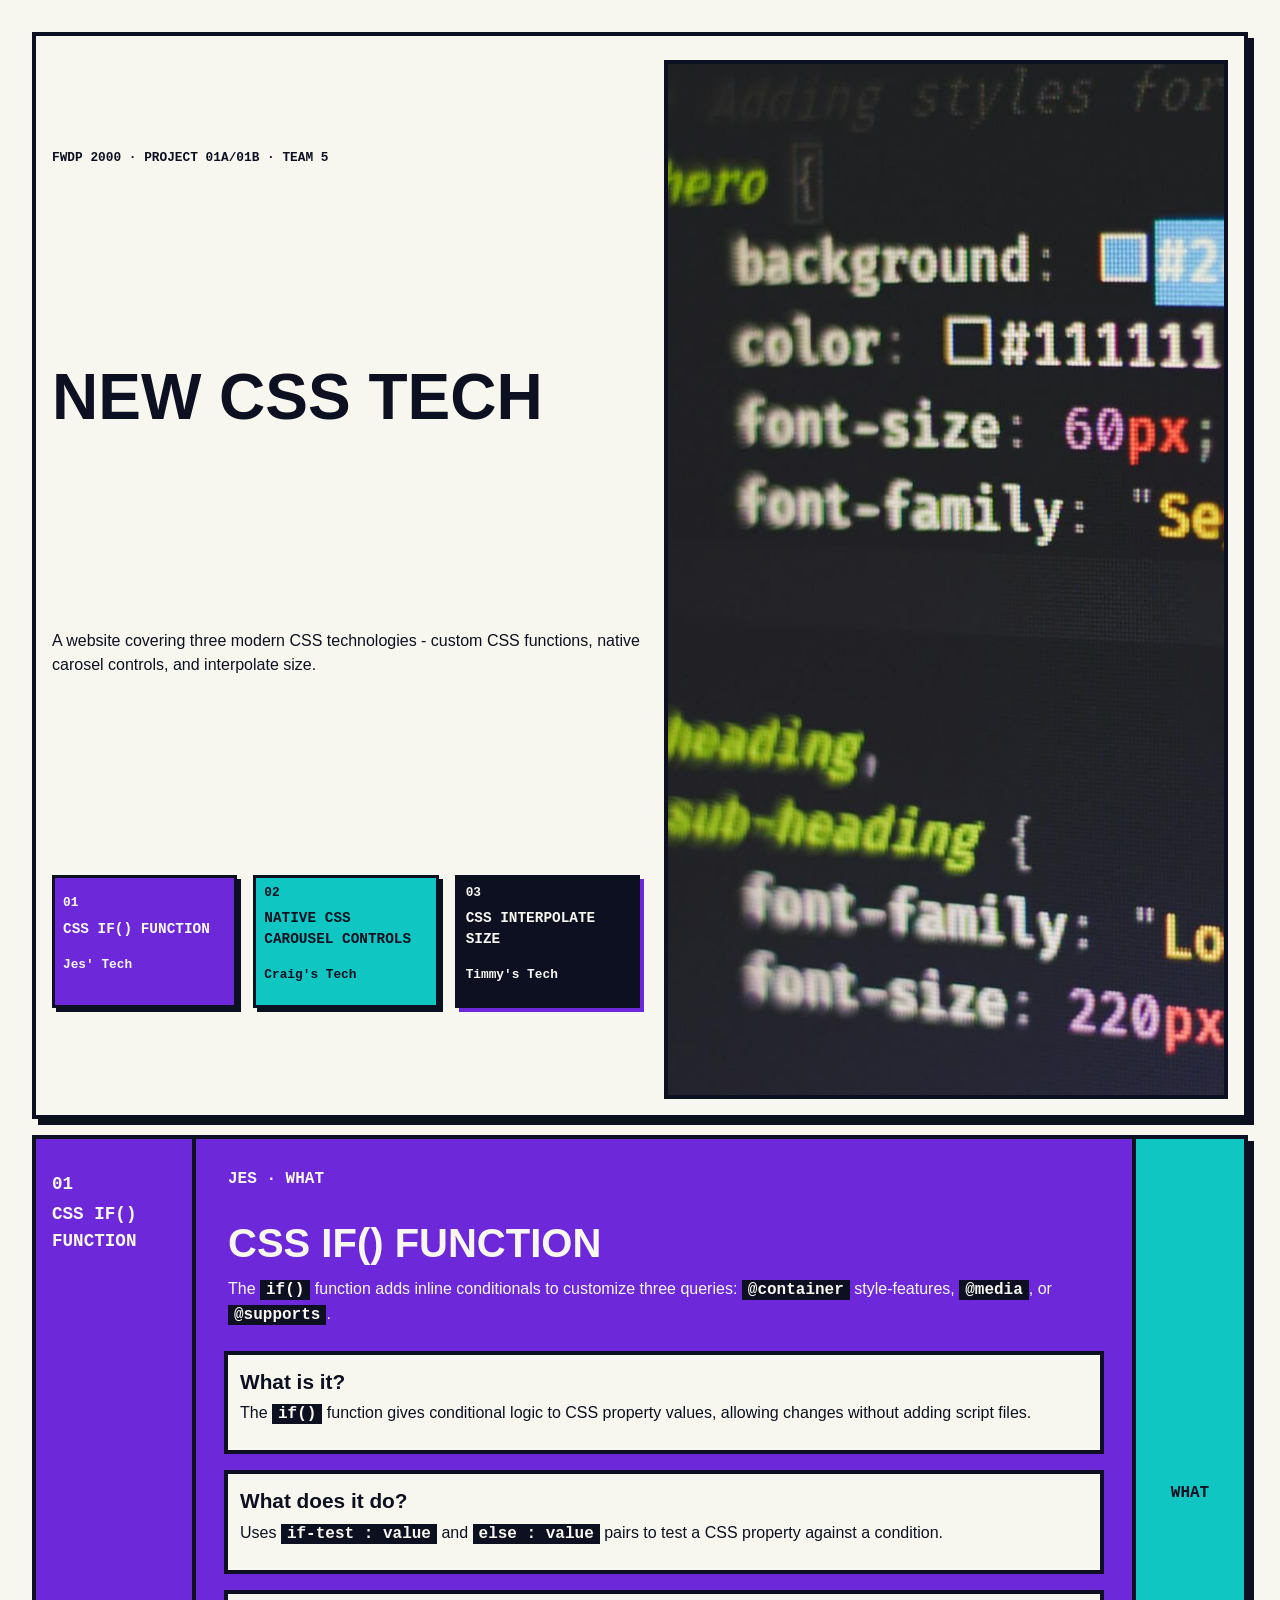
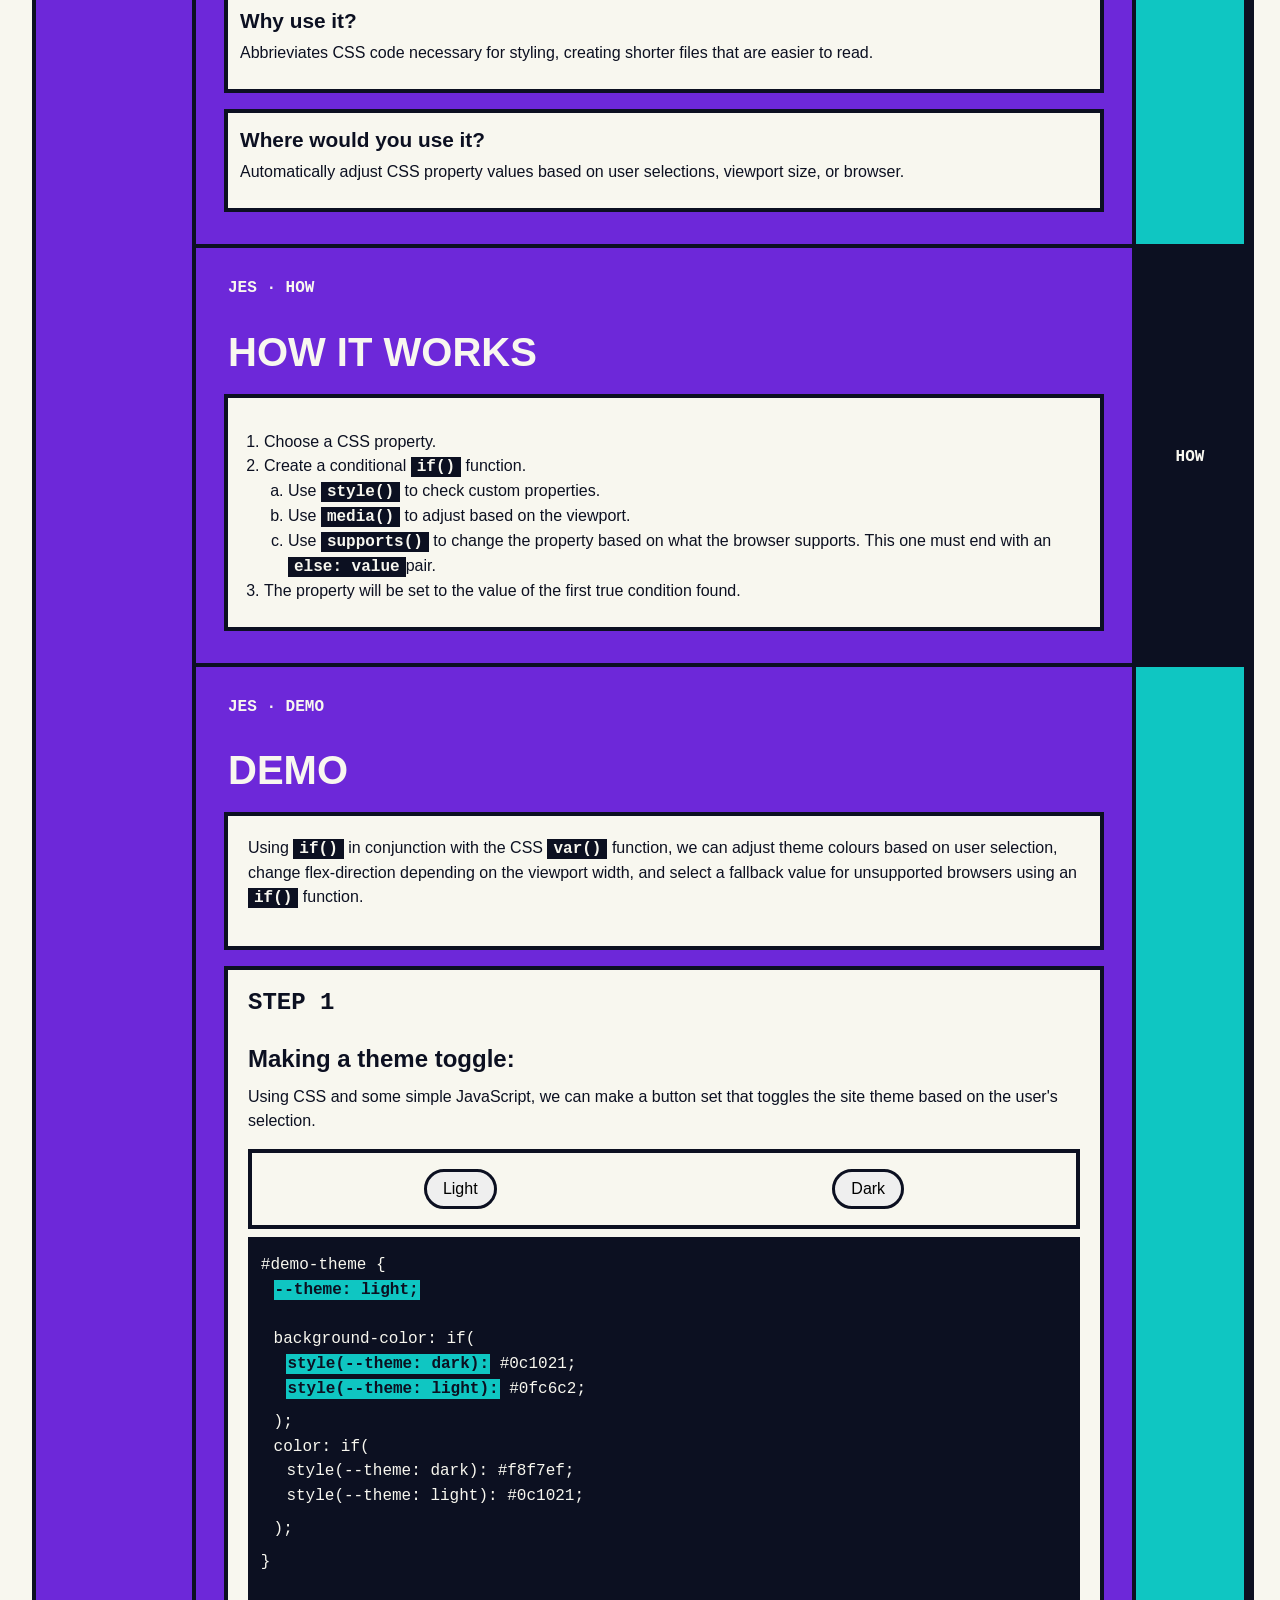
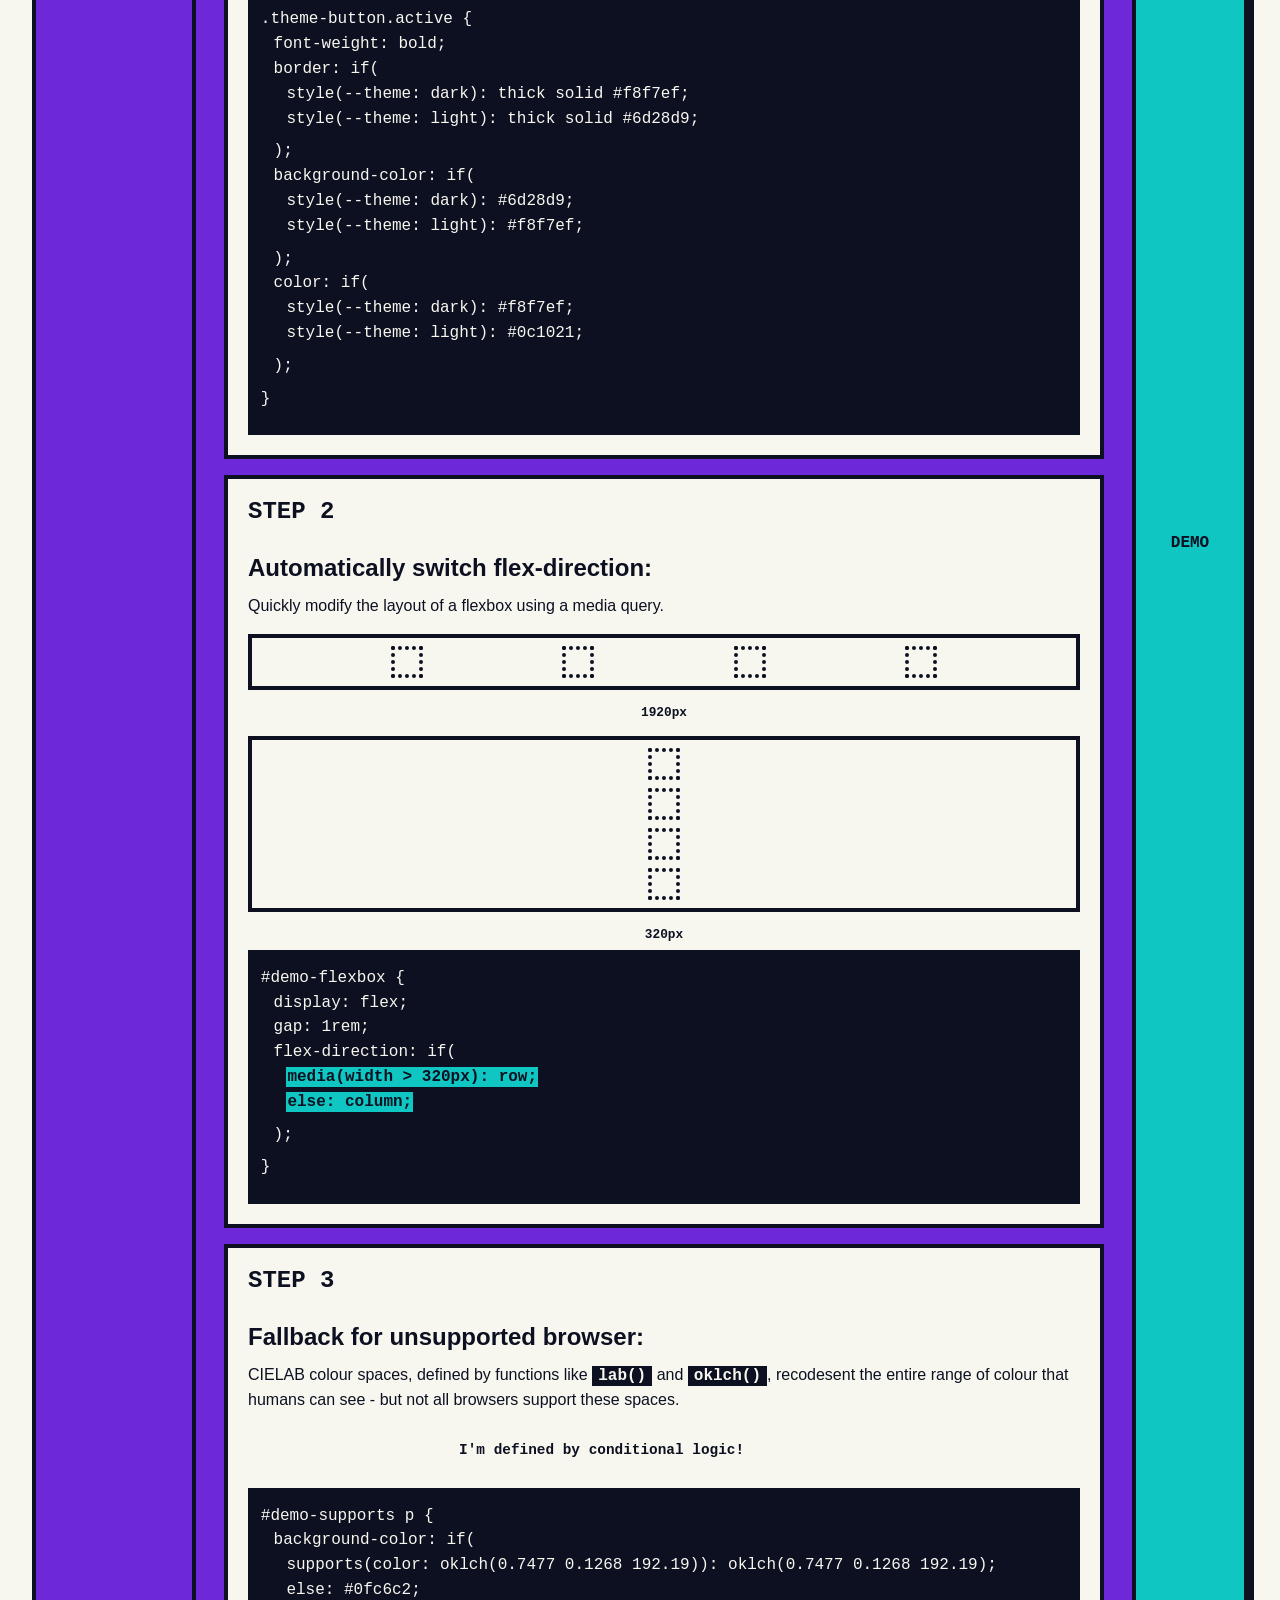
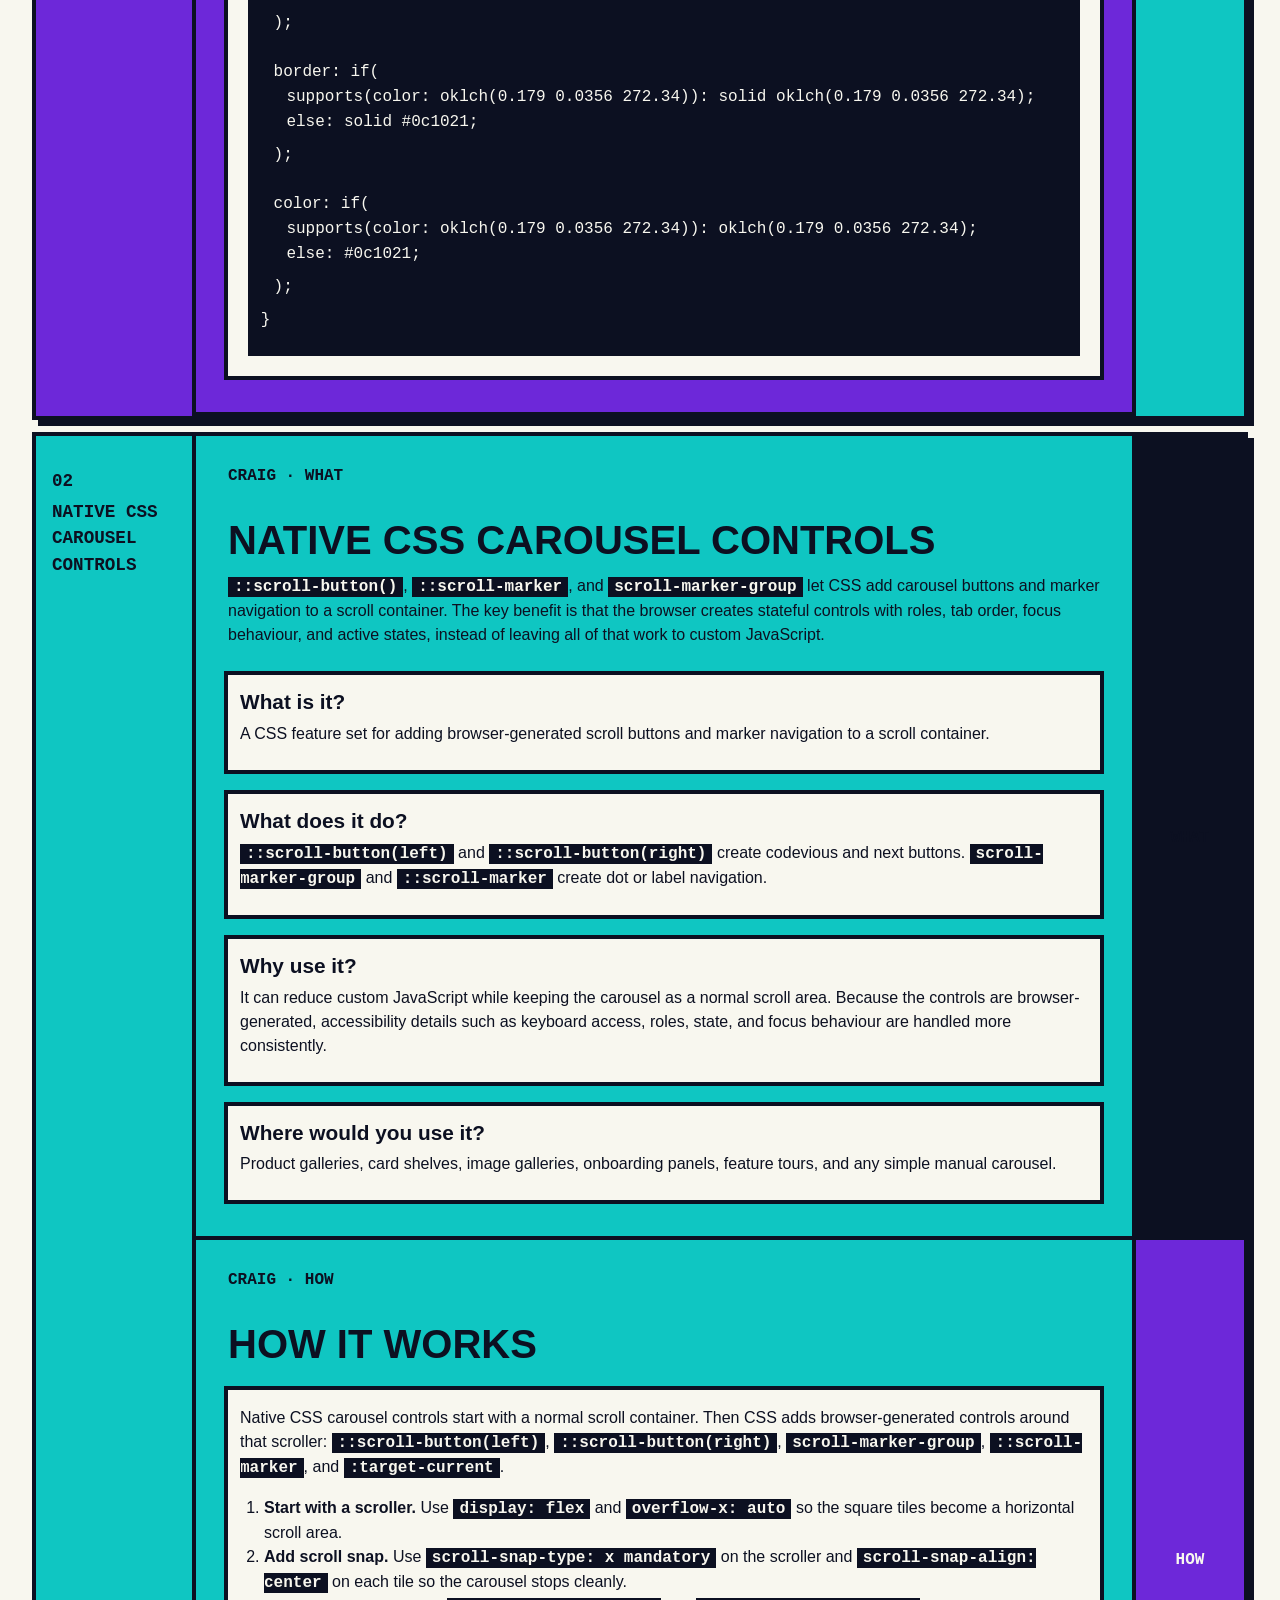
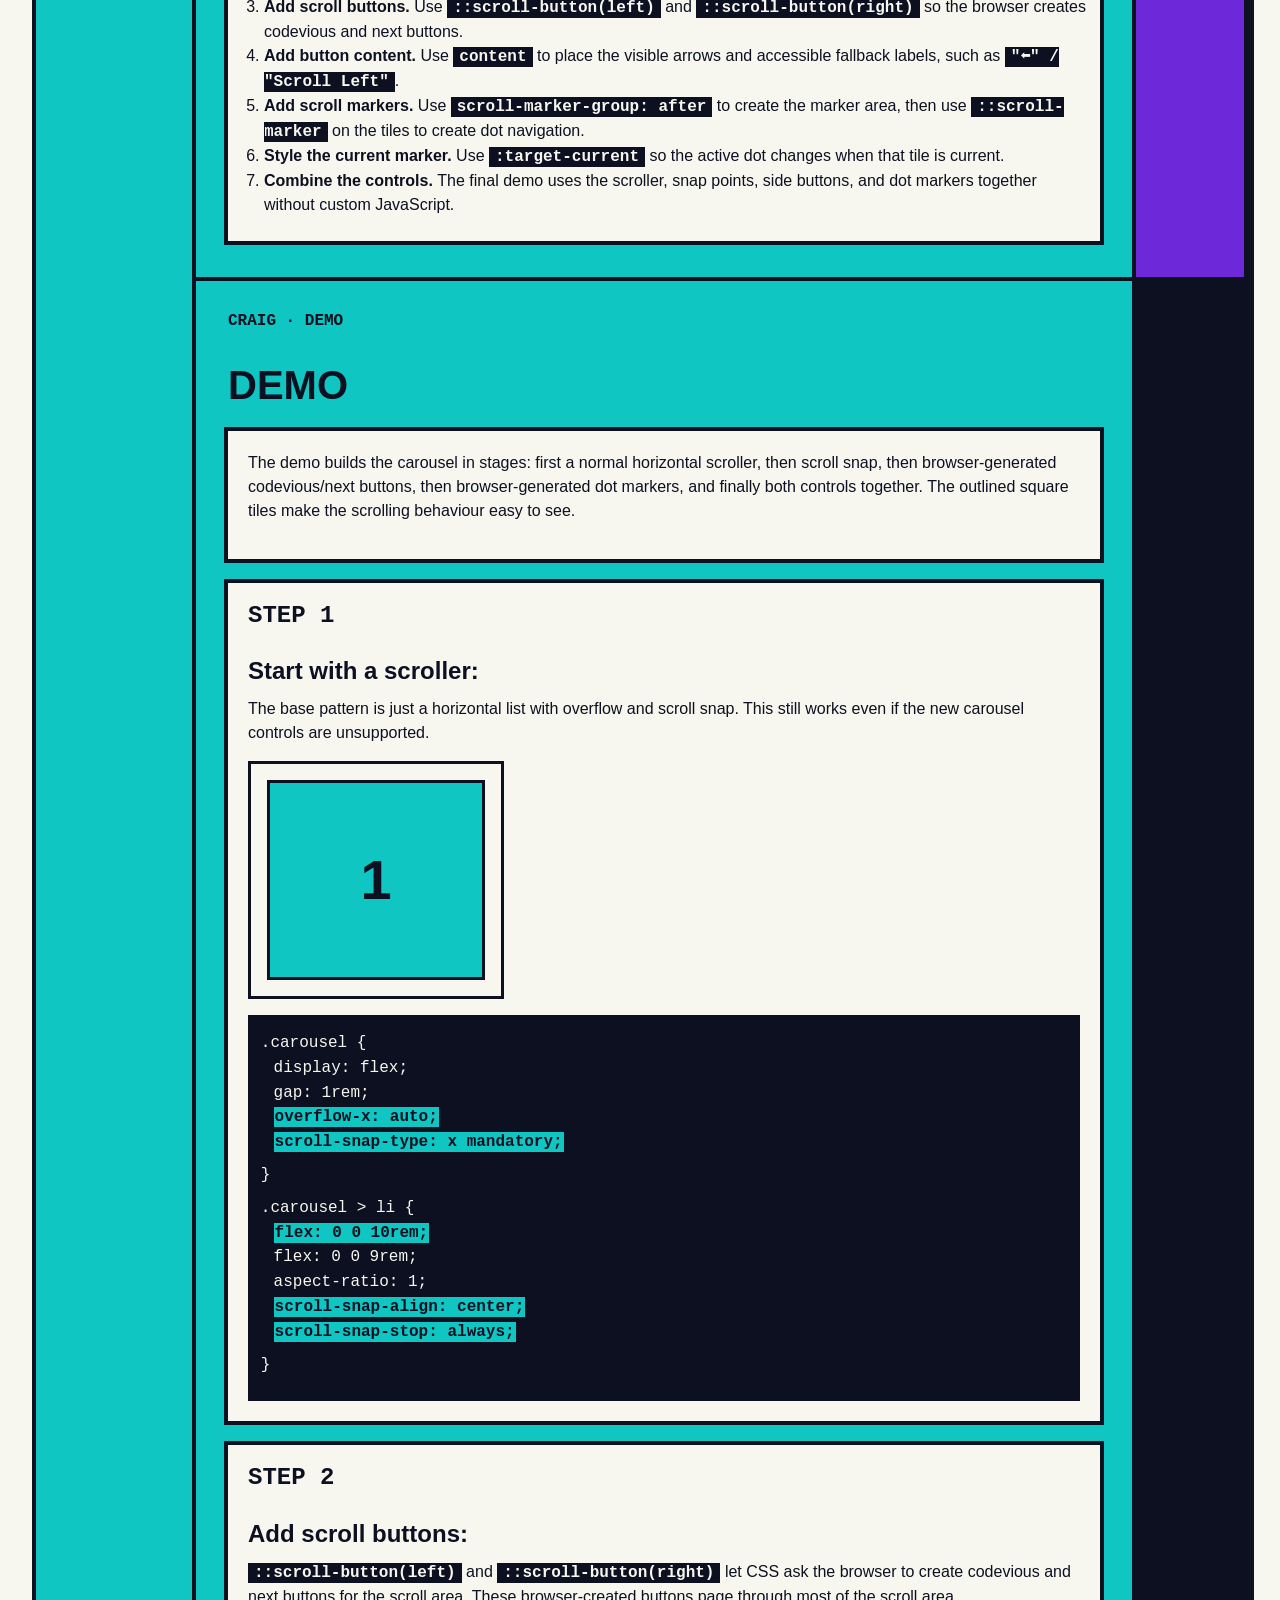
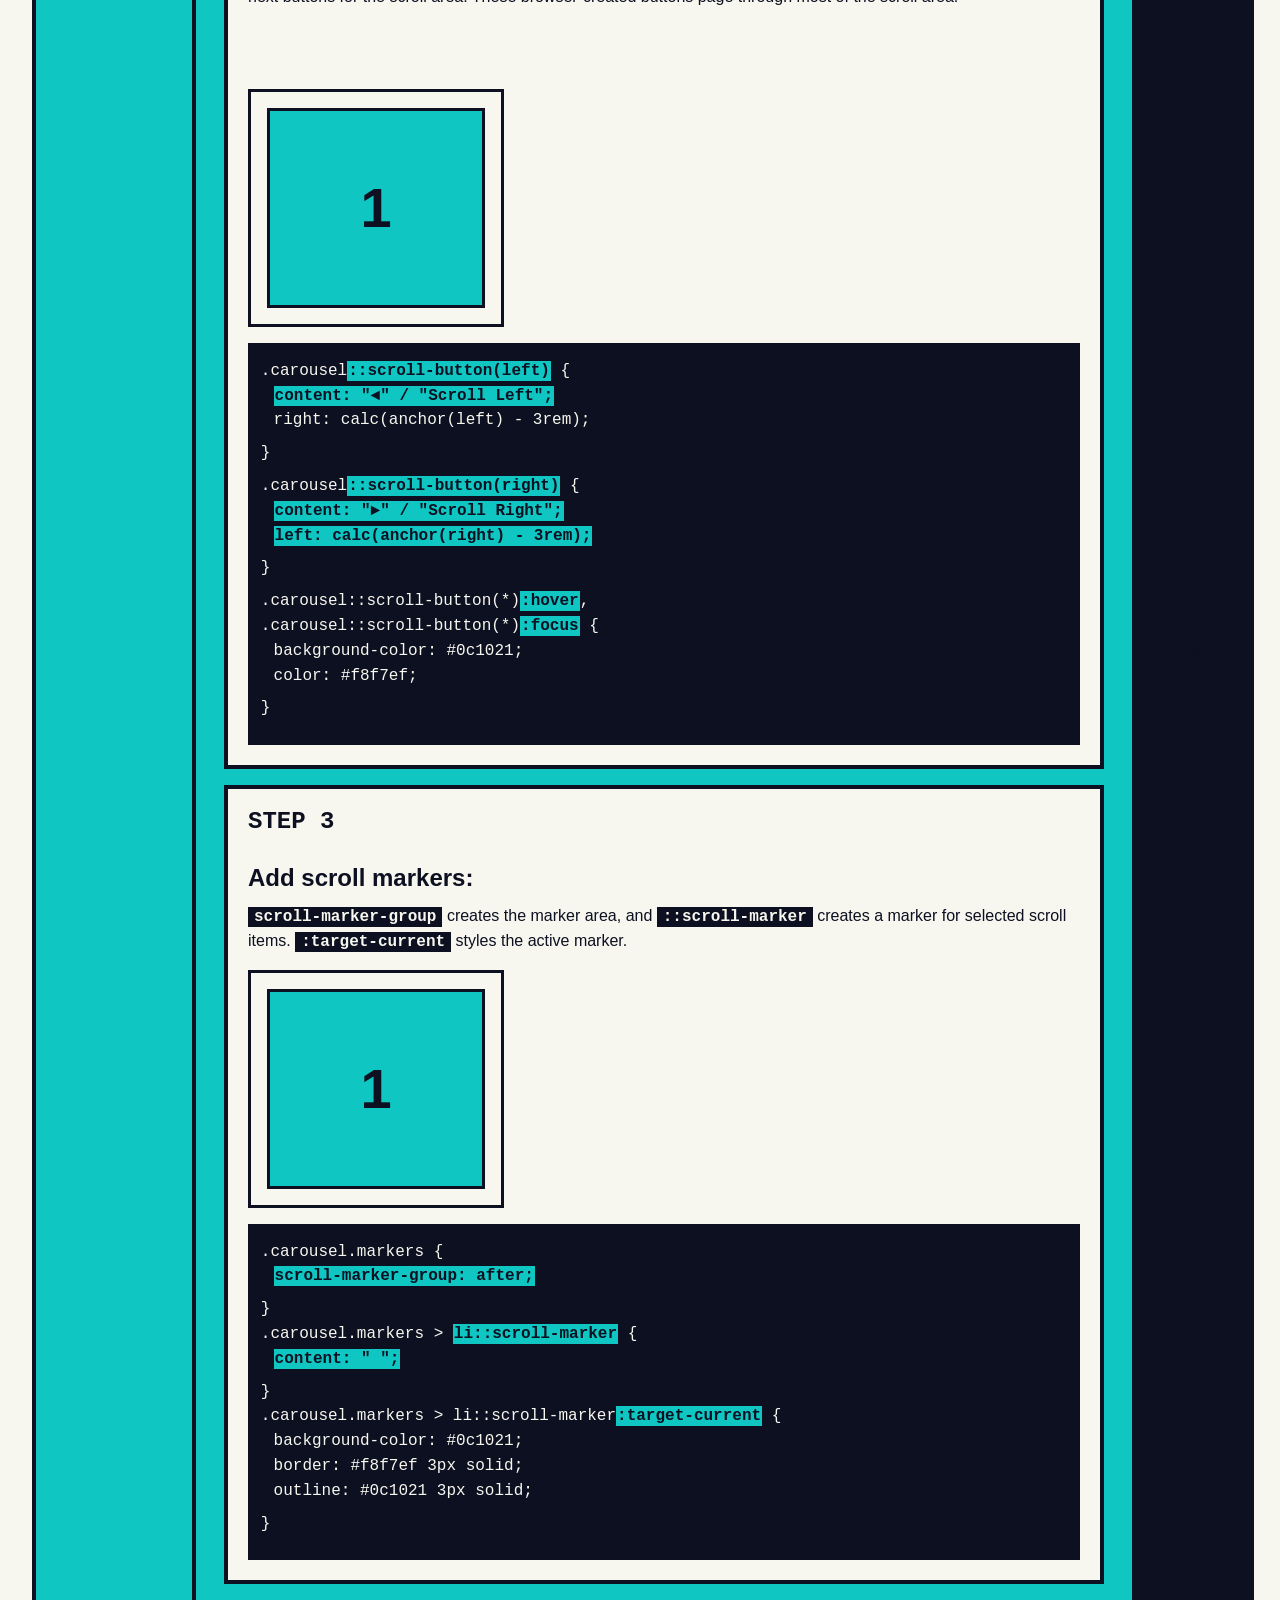
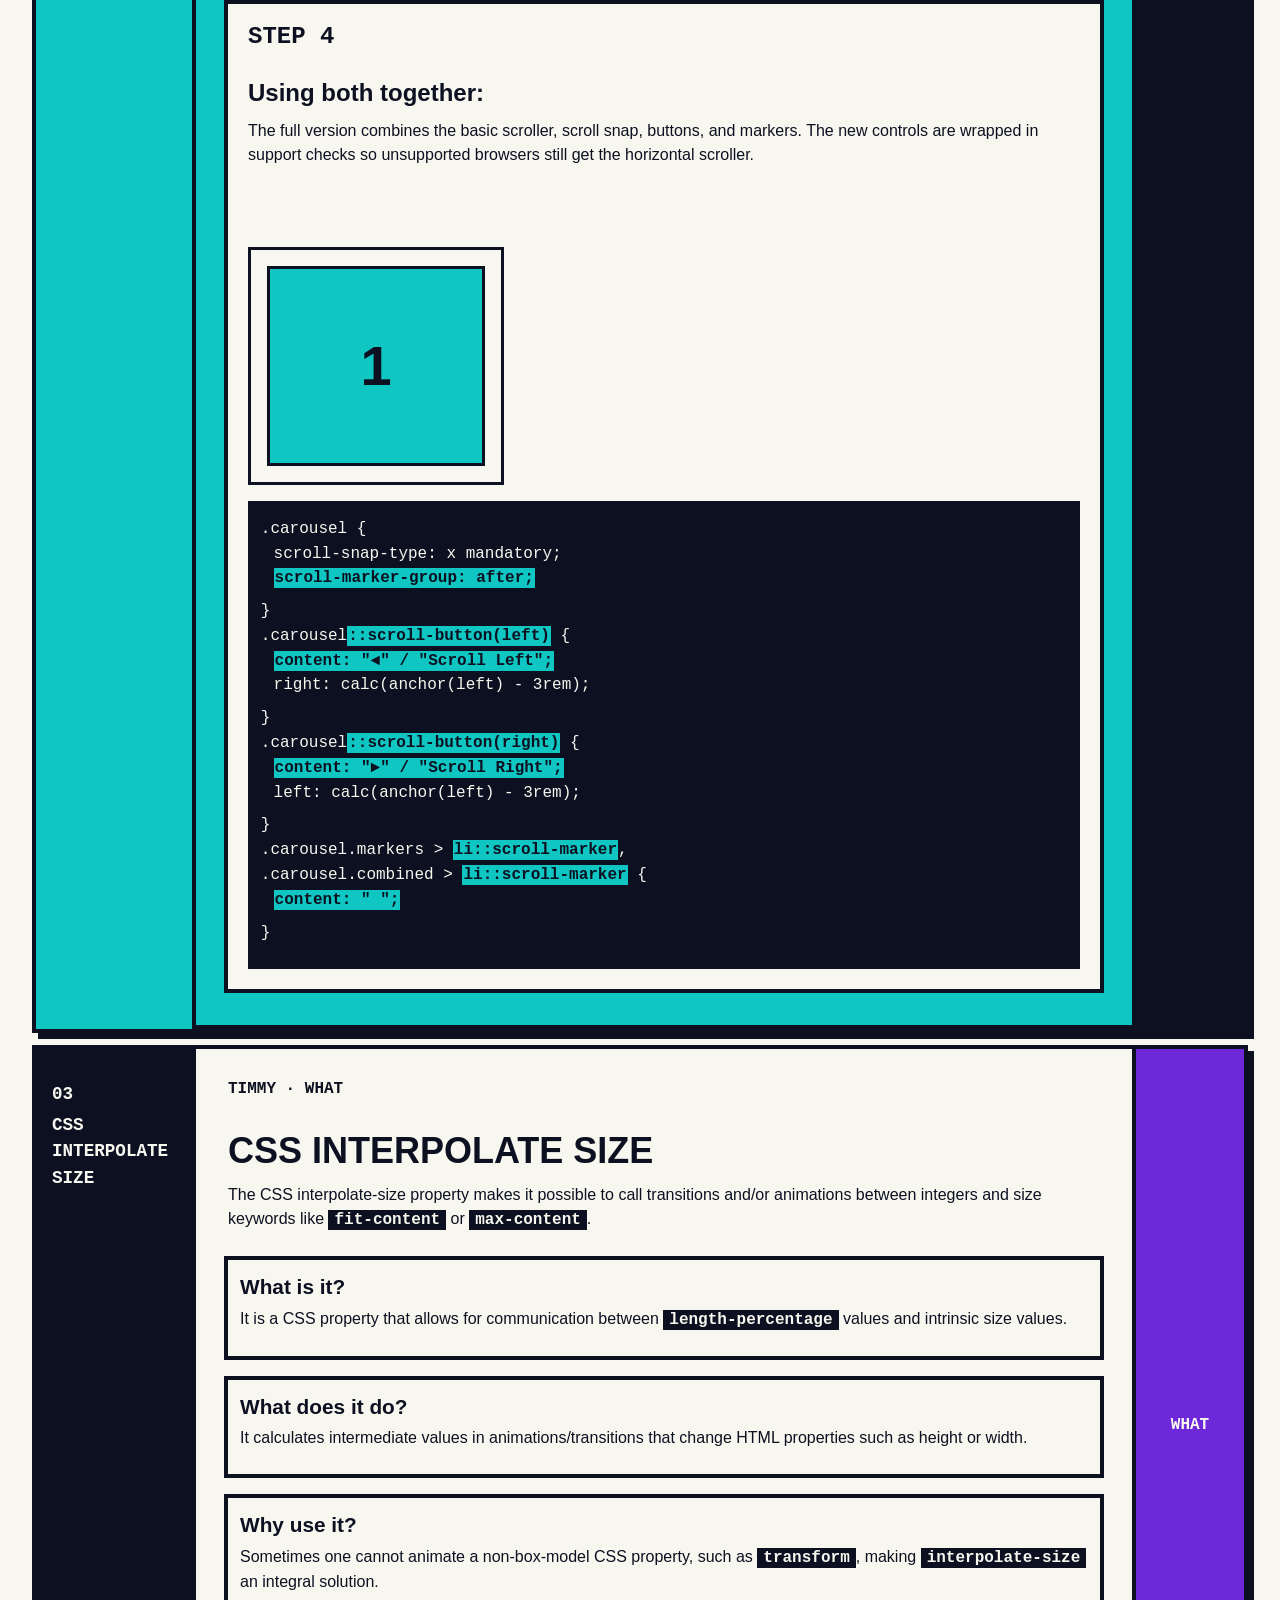
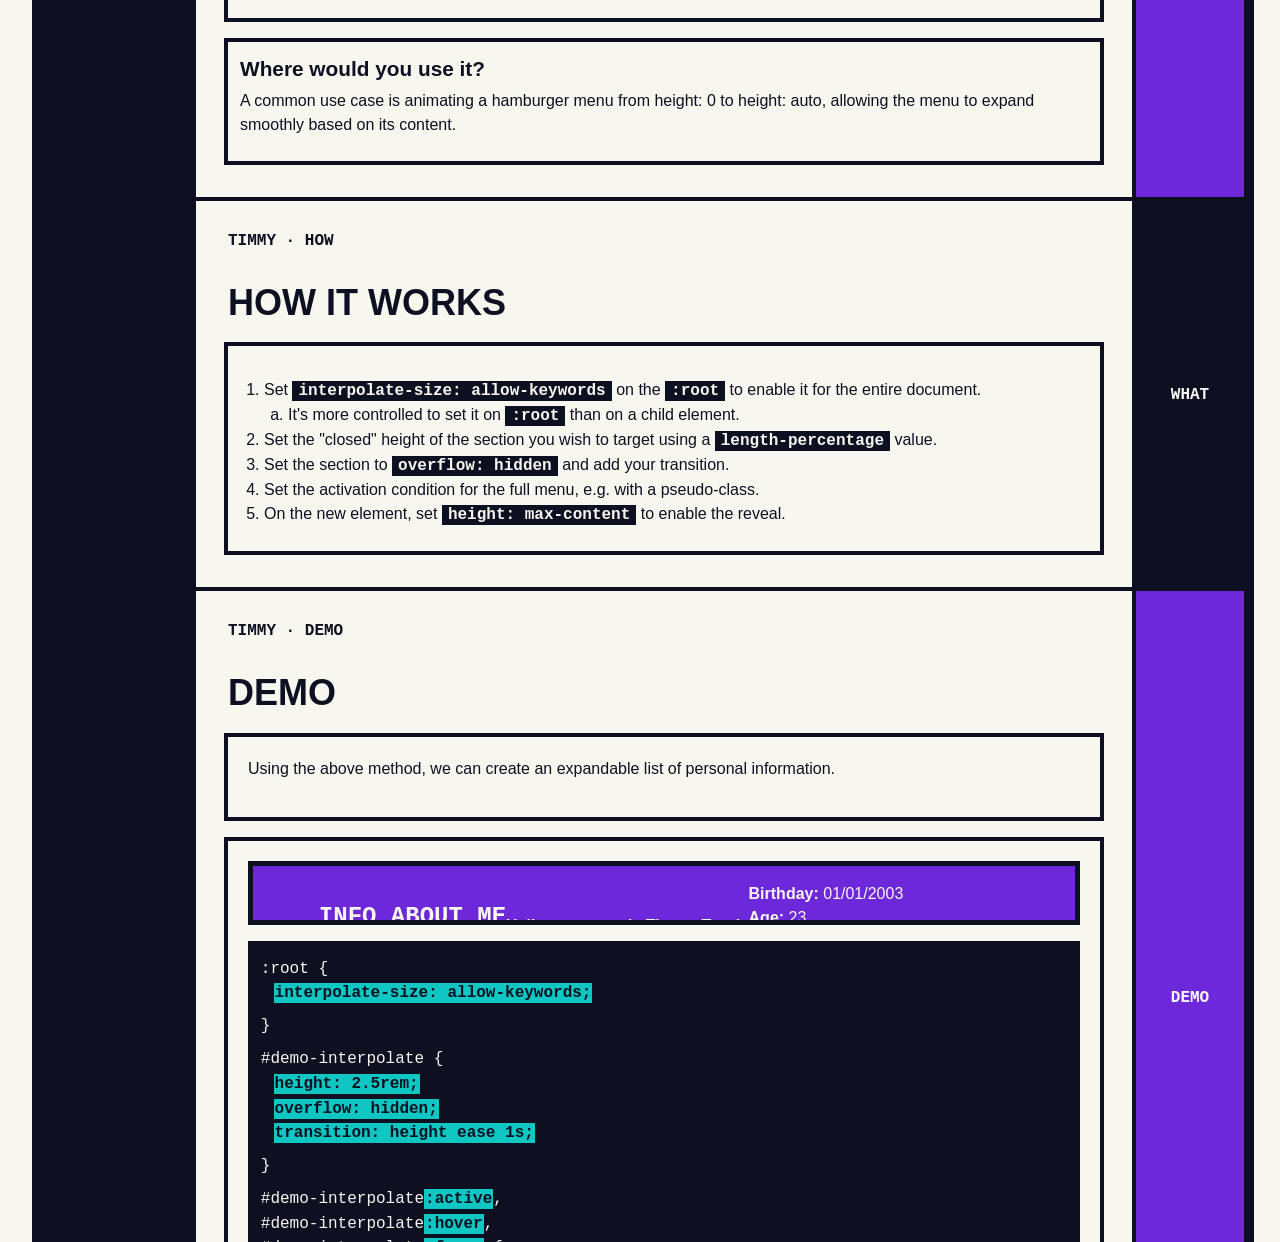
<file: index.html>
<!doctype html>
<html lang="en">
  <head>
    <meta charset="utf-8">
    <meta name="viewport" content="width=device-width, initial-scale=1">
    <meta
      name="description"
      content="A Web Dev 2 project site about three new CSS tech topics, custom functions, carosel-controls, and interpolate size">
    <title>Team 5: New CSS Tech</title>

    <!-- Site Favicon -->
    <link rel="icon" type="image/png" href="favicon-96x96.png" sizes="96x96" />
    <link rel="icon" type="image/svg+xml" href="favicon.svg" />
    <link rel="shortcut icon" href="favicon.ico" />
    <link rel="apple-touch-icon" sizes="180x180" href="apple-touch-icon.png" />
    <meta name="apple-mobile-web-app-title" content="NewCSSTech" />
    <link rel="manifest" href="site.webmanifest" />

    <link rel="stylesheet" href="styles/normalize-fwd.css">
    <link rel="stylesheet" href="styles/styles.css">

    <!-- function script -->
    <script src="scripts/script.js" defer></script>

  </head>

  <body>
    
    <a class="screen-reader-text" href="#site-main">Skip to content</a>

    <div class="site-wrapper">

      <header class="site-header">

        <section class="header-one">

          <h1>FWDP 2000 · Project 01A/01B · Team 5</h1>
         
          <h2>New CSS Tech</h2>

          <p>
            A website covering three modern CSS technologies - custom CSS functions, native carosel controls, and interpolate size.
          </p>

          <article class="header-nav">

            <section class="nav-one" >
              <a href="#tech-one">
                  <h3>01</h3>
                  <p>CSS IF() FUNCTION</p>
                  <p>Jes' Tech</p>
              </a>
            </section>

            <section class="nav-two">
              <a href="#tech-two">
                  <h3>02</h3>
                  <p>NATIVE CSS CAROUSEL CONTROLS</p>
                  <p>Craig's Tech</p>
              </a>
            </section>

            <section  class="nav-three">
              <a href="#tech-three">
                  <h3>03</h3>
                  <p>CSS INTERPOLATE SIZE</p>
                  <p>Timmy's Tech</p>
              </a>
              </section>
            </article>
      </section>

      <section class="header-two">
        <picture class="header-pic">
          <source media="(width < 768px)" srcset="images/hero-700w.jpg">
          <source media="(width >= 768px)" srcset="images/hero-1920w.jpg">

          <img
            src="images/hero-1920w.jpg"
            class="header-img"
            alt="Closeup of CSS code describing a hero class, heading, and sub-heading.">
        </picture>
      </section>

      </header>

      <main class="site-main">

        <section class="technology tech-one" id="tech-one">

          <article class="article-label">
            <p>01</p>
            <p>css if() function</p>
          </article>

          <article class="article-what" id="what-one">
            <h1 class="article-heading">Jes · What</h1>
              <section class="section-intro one">
                <h2>css if() function</h2>

                <p>The <code>if()</code> function adds inline conditionals to customize three queries: <code>@container</code> style-features, <code>@media</code>, or <code>@supports</code>.
                </p>
              </section>

              <section class="what-questions">

                <article class="what-question">
                  <h3>What is it?</h3>

                  <p>
                     The <code>if()</code> function gives conditional logic to CSS property values, allowing changes without adding script files.
                  </p>
                </article>

                <article class="what-question">
                  <h3>What does it do?</h3>

                  <p>
                    Uses <code>if-test : value</code> and <code>else : value</code> pairs to test a CSS property against a condition.
                  </p>
                </article>

                <article class="what-question">
                  <h3>Why use it?</h3>

                  <p>
                    Abbrieviates CSS code necessary for styling, creating shorter files that are easier to read.
                  </p>
                </article>

                <article class="what-question">
                  <h3>Where would you use it?</h3>

                  <p>
                    Automatically adjust CSS property values based on user selections, viewport size, or browser.
                  </p>
                </article>

              </section>

          </article>

          <article class="tech-one link one">
            <a href="#what-one">what</a>
          </article>

          <article class="article-how" id="how-one">

            <h1 class="article-heading">Jes · How</h1>

            <section class="section-intro one">
              <h2>how it works</h2>
            </section>

            <section class="list-how">
              <ol>
                <li>Choose a CSS property.</li>
                <li>Create a conditional <code>if()</code> function.</li>
                <ol type="a">
                  <li>Use <code>style()</code> to check custom properties.</li>
                  <li>Use <code>media()</code> to adjust based on the viewport.</li>
                  <li>Use <code>supports()</code> to change the property based on what the browser supports.  This one must end with an <code>else: value</code>pair.</li>
                </ol>
                <li>The property will be set to the value of the first true condition found.</li>
            </ol>
            </section>

          </article>

          <article class="tech-one link two">
            <a href="#how-one">how</a>
          </article>

          <article class="article-demo" id="demo-one">

            <h1 class="article-heading">Jes · Demo</h1>

            <section class="section-intro one">
              <h2>demo</h2>
            </section>

            <section class="demo-steps">

              <article class="demo-step">
                <p>
                  Using <code>if()</code> in conjunction with the CSS <code>var()</code> function, we can adjust theme colours based on user selection, change flex-direction depending on the viewport width, and select a fallback value for unsupported browsers using an <code>if()</code> function.
                </p>
              </article>

              <article class="demo-step">
                <h3>Step 1</h3>
                <p class="step-heading">Making a theme toggle:</p>
                <p>
                  Using CSS and some simple JavaScript, we can make a button set that toggles the site theme based on the user's selection.
                </p>

                <section class="demo-visual" id="demo-theme">
                  <button class="theme-button" type="button" value="light">
                    Light
                  </button>
                  <button class="theme-button" type="button" value="dark">
                    Dark
                  </button>
                </section>

                <section class="demo-code">
                  <ul>
                    <li>#demo-theme {</li>
                    <ul>
                      <li><span class="code-highlight">--theme: light;</span></li><br>
                        <li>background-color: if(</li>
                          <ul>
                            <li><span class="code-highlight">style(--theme: dark):</span> #0c1021;</li>
                            <li><span class="code-highlight">style(--theme: light):</span> #0fc6c2;</li>
                          </ul>
                        <li>);</li>
                        <li>color: if(</li>
                          <ul>
                            <li>style(--theme: dark): #f8f7ef;</li>
                            <li>style(--theme: light): #0c1021;</li>
                          </ul>
                        <li>);</li>
                  </ul>
                        <li> }</li>
                  </ul><br>

                  <ul>
                    <li>.theme-button.active {</li>
                      <ul>
                        <li>font-weight: bold;</li>
                        <li>border: if(</li>
                          <ul>
                            <li>style(--theme: dark): thick solid #f8f7ef;</li>
                            <li>style(--theme: light): thick solid #6d28d9;</li>
                          </ul>
                        <li>);</li>
                        <li>background-color: if(</li>
                          <ul>
                            <li>style(--theme: dark): #6d28d9;</li>
                            <li>style(--theme: light): #f8f7ef;</li>
                          </ul>
                        <li>);</li>
                        <li>color: if(</li>
                          <ul>
                            <li>style(--theme: dark): #f8f7ef;</li>
                            <li>style(--theme: light): #0c1021;</li>
                          </ul>
                        <li>);</li>
                      </ul>
                    <li>}</li>
                  </ul>
                </section>
              </article>

              <article class="demo-step">
                <h3>Step 2</h3>
                <p class="step-heading">Automatically switch flex-direction:</p>
                <p>
                  Quickly modify the layout of a flexbox using a media query.
                </p>

                <section class="demo-visual" id="demo-flexbox">
                  <ul class="demo-flexbox horizontal">
                    <li></li>
                    <li></li>
                    <li></li>
                    <li></li>
                  </ul>

                  <h4 class="flex-text">1920px</h4>

                  <ul class="demo-flexbox vertical">
                    <li></li>
                    <li></li>
                    <li></li>
                    <li></li>
                  </ul>

                  <h4 class="flex-text">320px</h4>

                </section>

                <section class="demo-code">
                  <ul>
                    <li>#demo-flexbox {</li>
                      <ul>
                        <li>display: flex;</li>
                        <li>gap: 1rem;</li>
                        <li>flex-direction: if(</li>
                          <ul>
                            <li><span class="code-highlight">media(width > 320px): row;</span></li>
                            <li><span class="code-highlight">else: column;</span></li>
                          </ul>
                        <li>);</li>
                      </ul>
                    <li>}</li>
                  </ul>
                </section>

              </article>

              <article class="demo-step">
                <h3>Step 3</h3>
                <p class="step-heading">Fallback for unsupported browser:</p>
                <p>
                  CIELAB colour spaces, defined by functions like <code>lab()</code> and <code>oklch()</code>, recodesent the entire range of colour that humans can see - but not all browsers support these spaces.
                </p>

                <section class="demo-visual" id="demo-supports">

                  <p>I'm defined by conditional logic!</p>
                  
                </section>

                <section class="demo-code">

                  <ul>
                    <li>#demo-supports p {</li>
                    <ul>
                      <li>background-color: if(</li>
                        <ul>
                          <li>supports(color: oklch(0.7477 0.1268 192.19)): oklch(0.7477 0.1268 192.19);</li>
                          <li>else: #0fc6c2;</li>
                        </ul>
                      <li>);</li><br>
                      <li>border: if(</li>
                        <ul>
                          <li>supports(color: oklch(0.179 0.0356 272.34)): solid oklch(0.179 0.0356 272.34);</li>
                          <li>else: solid #0c1021;</li>
                        </ul>
                      <li>);</li><br>
                      <li>color: if(</li>
                        <ul>
                          <li>supports(color: oklch(0.179 0.0356 272.34)): oklch(0.179 0.0356 272.34);</li>
                          <li>else: #0c1021;</li>
                        </ul>
                      <li>);</li>
                    </ul>
                    <li>}</li>
                  </ul>
                </section>

              </article>

            </section>

          </article>

          <article class="tech-one link three">
            <a href="#demo-one">demo</a>
          </article>

        </section>

        <section class="technology tech-two" id="tech-two">

          <article class="article-label">
            <p>02</p>
            <p>native css carousel controls</p>
          </article>

          <article class="article-what" id="what-two">
            <h1 class="article-heading">Craig · What</h1>
              <section class="section-intro two">
                <h2>Native CSS Carousel Controls</h2>

                <p>
                  <code>::scroll-button()</code>, <code>::scroll-marker</code>, and <code>scroll-marker-group</code> let CSS add carousel buttons and marker navigation to a scroll container. The key benefit is that the browser creates stateful controls with roles, tab order, focus behaviour, and active states, instead of leaving all of that work to custom JavaScript.
                </p>
              </section>

              <section class="what-questions">

                <article class="what-question">
                  <h3>What is it?</h3>

                  <p>
                    A CSS feature set for adding browser-generated scroll buttons and marker navigation to a scroll container.
                  </p>
                </article>

                <article class="what-question">
                  <h3>What does it do?</h3>

                  <p>
                    <code>::scroll-button(left)</code> and <code>::scroll-button(right)</code> create codevious and next buttons.  <code>scroll-marker-group</code> and <code>::scroll-marker</code> create dot or label navigation.
                  </p>
                </article>

                <article class="what-question">
                  <h3>Why use it?</h3>

                  <p>
                    It can reduce custom JavaScript while keeping the carousel as a normal scroll area. Because the controls are browser-generated, accessibility details such as keyboard access, roles, state, and focus behaviour are handled more consistently.
                  </p>
                </article>

                <article class="what-question">
                  <h3>Where would you use it?</h3>

                  <p>
                    Product galleries, card shelves, image galleries, onboarding panels, feature tours, and any simple manual carousel.
                  </p>
                </article>

              </section>
              
          </article>

          <article class="tech-two link one">
            <a href="#what-two">what</a>
          </article>

          <article class="article-how" id="how-two">

            <h1 class="article-heading">Craig · How</h1>

            <section class="section-intro two">
              <h2>how it works</h2>
            </section>

            <section class="list-how">

              <p>
                Native CSS carousel controls start with a normal scroll container. Then CSS adds browser-generated controls around that scroller: <code>::scroll-button(left)</code>, <code>::scroll-button(right)</code>, <code>scroll-marker-group</code>, <code>::scroll-marker</code>, and <code>:target-current</code>.
              </p>

              <ol type="1">
                <li><strong>Start with a scroller. </strong>Use <code>display: flex</code> and <code>overflow-x: auto</code> so the square tiles become a horizontal scroll area.</li>
                <li><strong>Add scroll snap. </strong>Use <code>scroll-snap-type: x mandatory</code> on the scroller and <code>scroll-snap-align: center</code> on each tile so the carousel stops cleanly.</li>
                <li><strong>Add scroll buttons. </strong>Use <code>::scroll-button(left)</code> and <code>::scroll-button(right)</code> so the browser creates codevious and next buttons.</li>
                <li><strong>Add button content. </strong>Use <code>content</code> to place the visible arrows and accessible fallback labels, such as <code>"⬅" / "Scroll Left"</code>.</li>
                <li><strong>Add scroll markers. </strong>Use <code>scroll-marker-group: after</code> to create the marker area, then use <code>::scroll-marker</code> on the tiles to create dot navigation.</li>
                <li><strong>Style the current marker. </strong>Use <code>:target-current</code> so the active dot changes when that tile is current.</li>
                <li><strong>Combine the controls. </strong>The final demo uses the scroller, snap points, side buttons, and dot markers together without custom JavaScript.</li>
              </ol>

            </section>

          </article>

          <article class="tech-two link two">
            <a href="#how-two">how</a>
          </article>

          <article class="article-demo" id="demo-two">

            <h1 class="article-heading">Craig · Demo</h1>

            <section class="section-intro two">
              <h2>demo</h2>
            </section>

            <section class="demo-steps">

              <article class="demo-step">
                <p>
                  The demo builds the carousel in stages: first a normal horizontal scroller, then scroll snap, then browser-generated codevious/next buttons, then browser-generated dot markers, and finally both controls together. The outlined square tiles make the scrolling behaviour easy to see.
                </p>
              </article>

              <article class="demo-step">

                <h3>Step 1</h3>
                <p class="step-heading">Start with a scroller:</p>
                <p>
                  The base pattern is just a horizontal list with overflow and scroll snap. This still works even if the new carousel controls are unsupported.
                </p>

                <section class="demo-visual">
                  <ul class="carousel scroll">
                    <li aria-hidden="true">1</li>
                    <li aria-hidden="true">2</li>
                    <li aria-hidden="true">3</li>
                    <li aria-hidden="true">4</li>
                    <li aria-hidden="true">5</li>
                    <li aria-hidden="true">6</li>
                  </ul>
                </section>

                <section class="demo-code">
                  <ul>
                    <li>.carousel {</li>
                      <ul>
                        <li>display: flex;</li>
                        <li>gap: 1rem;</li>
                        <li><span class="code-highlight">overflow-x: auto;</span></li>
                        <li><span class="code-highlight">scroll-snap-type: x mandatory;</span></li>
                      </ul>
                    <li>}</li>
                  </ul>

                  <ul>
                    <li>.carousel &gt; li {</li>
                      <ul>
                        <li><span class="code-highlight">flex: 0 0 10rem;</span></li>
                        <li>flex: 0 0 9rem;</li>
                        <li>aspect-ratio: 1;</li>
                        <li><span class="code-highlight">scroll-snap-align: center;</span></li>
                        <li><span class="code-highlight">scroll-snap-stop: always;</span></li>
                      </ul>
                    <li>}</li>
                  </ul>
                </section>

              </article>

              <article class="demo-step">

                <h3>Step 2</h3>
                <p class="step-heading">Add scroll buttons:</p>
                <p>
                  <code>::scroll-button(left)</code> and <code>::scroll-button(right)</code> let CSS ask the browser to create codevious and next buttons for the scroll area. These browser-created buttons page through most of the scroll area.
                </p>

                <section class="demo-visual">
                  <ul class="carousel buttons">
                    <li aria-hidden="true">1</li>
                    <li aria-hidden="true">2</li>
                    <li aria-hidden="true">3</li>
                    <li aria-hidden="true">4</li>
                    <li aria-hidden="true">5</li>
                    <li aria-hidden="true">6</li>
                  </ul>
                </section>

                <section class="demo-code">

                  <ul>
                    <li>.carousel<span class="code-highlight">::scroll-button(left)</span> {</li>
                      <ul>
                        <li><span class="code-highlight">content: "◄" / "Scroll Left";</span></li>
                        <li>right: calc(anchor(left) - 3rem);</li>
                      </ul>
                    <li>}</li>
                  </ul>

                  <ul>
                    <li>.carousel<span class="code-highlight">::scroll-button(right)</span> {</li>
                      <ul>
                        <li><span class="code-highlight">content: "►" / "Scroll Right";</span></li>
                        <li><span class="code-highlight">left: calc(anchor(right) - 3rem);</span></li>
                      </ul>
                    <li>}</li>
                  </ul>

                  <ul>
                    <li>.carousel::scroll-button(*)<span class="code-highlight">:hover</span>,</li>
                    <li>.carousel::scroll-button(*)<span class="code-highlight">:focus</span> {</li>
                      <ul>
                        <li>background-color: #0c1021;</li>
                        <li>color: #f8f7ef;</li>
                      </ul>
                    <li>}</li>
                  </ul>
                </section>

              </article>

              <article class="demo-step">

                <h3>Step 3</h3>
                <p class="step-heading">Add scroll markers:</p>
                <p>
                  <code>scroll-marker-group</code> creates the marker area, and <code>::scroll-marker</code> creates a marker for selected scroll items. <code>:target-current</code> styles the active marker.
                </p>

                <section class="demo-visual">
                  <ul class="carousel markers">
                    <li aria-hidden="true">1</li>
                    <li aria-hidden="true">2</li>
                    <li aria-hidden="true">3</li>
                    <li aria-hidden="true">4</li>
                    <li aria-hidden="true">5</li>
                    <li aria-hidden="true">6</li>
                  </ul>
                </section>

                <section class="demo-code">

                  <ul>
                    <li>.carousel.markers {</li>
                      <ul>
                        <li><span class="code-highlight">scroll-marker-group: after;</span></li>
                      </ul>
                    <li>}</li>
                    <li>.carousel.markers > <span class="code-highlight">li::scroll-marker</span> {</li>
                      <ul>
                        <li><span class="code-highlight">content: " ";</span></li>
                      </ul>
                    <li>}</li>
                    <li>.carousel.markers > li::scroll-marker<span class="code-highlight">:target-current</span> {</li>
                      <ul>
                        <li>background-color: #0c1021;</li>
                        <li>border: #f8f7ef 3px solid;</li>
                        <li>outline: #0c1021 3px solid;</li>
                      </ul>
                    <li>}</li>
                  </ul>
                </section>

              </article>

              <article class="demo-step">

                <h3>Step 4</h3>
                <p class="step-heading">Using both together:</p>
                <p>
                  The full version combines the basic scroller, scroll snap, buttons, and markers. The new controls are wrapped in support checks so unsupported browsers still get the horizontal scroller.
                </p>

                <section class="demo-visual">
                  <ul class="carousel combined">
                    <li aria-hidden="true">1</li>
                    <li aria-hidden="true">2</li>
                    <li aria-hidden="true">3</li>
                    <li aria-hidden="true">4</li>
                    <li aria-hidden="true">5</li>
                    <li aria-hidden="true">6</li>
                  </ul>
                </section>

                <section class="demo-code">

                  <ul>
                    <li>.carousel {</li>
                      <ul>
                        <li>scroll-snap-type: x mandatory;</li>
                        <li><span class="code-highlight">scroll-marker-group: after;</span></li>
                      </ul>
                    <li>}</li>
                    <li>.carousel<span class="code-highlight">::scroll-button(left)</span> {</li>
                      <ul>
                        <li><span class="code-highlight">content: "◄" / "Scroll Left";</span></li>
                        <li>right: calc(anchor(left) - 3rem);</li>
                      </ul>
                    <li>}</li>
                    <li>.carousel<span class="code-highlight">::scroll-button(right)</span> {</li>
                      <ul>
                        <li><span class="code-highlight">content: "►" / "Scroll Right";</span></li>
                        <li>left: calc(anchor(left) - 3rem);</li>
                      </ul>
                    <li>}</li>
                    <li>.carousel.markers > <span class="code-highlight">li::scroll-marker</span>,</li>
                    <li>.carousel.combined > <span class="code-highlight">li::scroll-marker</span> {</li>
                      <ul>
                        <li><span class="code-highlight">content: " ";</span></li>
                      </ul>
                    <li>}</li>
                  </ul>
                </section>

              </article>

            </section>

          </article>

          <article class="tech-two link three">
            <a href="#demo-three">demo</a>
          </article>

        </section>

        <section class="technology tech-three" id="tech-three">

          <article class="article-label">
            <p>03</p>
            <p>css interpolate size</p>
          </article>

          <article class="article-what" id="what-three">
            <h1 class="article-heading">Timmy · What</h1>
              <section class="section-intro three">
                <h2>css interpolate size</h2>

                <p>
                  The CSS interpolate-size property makes it possible to call transitions and/or animations between integers and size keywords like <code>fit-content</code> or <code>max-content</code>.
                </p>
              </section>

              <section class="what-questions">

                <article class="what-question">
                  <h3>What is it?</h3>

                  <p>
                    It is a CSS property that allows for communication between <code>length-percentage</code> values and intrinsic size values.
                  </p>
                </article>

                <article class="what-question">
                  <h3>What does it do?</h3>

                  <p>
                    It calculates intermediate values in animations/transitions that change HTML properties such as height or width. 
                  </p>
                </article>

                <article class="what-question">
                  <h3>Why use it?</h3>

                  <p>
                    Sometimes one cannot animate a non-box-model CSS property, such as <code>transform</code>, making <code>interpolate-size</code> an integral solution.
                  </p>
                </article>

                <article class="what-question">
                  <h3>Where would you use it?</h3>

                  <p>
                    A common use case is animating a hamburger menu from height: 0 to height: auto, allowing the menu to expand smoothly based on its content.
                  </p>
                </article>

              </section>
              
          </article>

          <article class="tech-three link one">
            <a href="#what-two">what</a>
          </article>

          <article class="article-how" id="how-three">

            <h1 class="article-heading">Timmy · How</h1>

            <section class="section-intro three">
              <h2>how it works</h2>
            </section>

            <section class="list-how">
              <ol type="1">
                <li>Set <code>interpolate-size: allow-keywords</code> on the <code>:root</code> to enable it for the entire document.</li>
                <ol type="a">
                  <li>It's more controlled to set it on <code>:root</code> than on a child element.</li>
                </ol>
                <li>Set the "closed" height of the section you wish to target using a <code>length-percentage</code> value.</li>
                <li>Set the section to <code>overflow: hidden</code> and add your transition.</li>
                <li>Set the activation condition for the full menu, e.g. with a pseudo-class.</li>
                <li>On the new element, set <code>height: max-content</code> to enable the reveal.</li>
              </ol>

            </section>

          </article>

          <article class="tech-three link two">
            <a href="#how-two">what</a>
          </article>

          <article class="article-demo" id="demo-three">

            <h1 class="article-heading">Timmy · Demo</h1>

            <section class="section-intro three">
              <h2>demo</h2>
            </section>

            <section class="demo-steps">

              <article class="demo-step">
                <p>
                  Using the above method, we can create an expandable list of personal information.
                </p>
              </article>

              <article class="demo-step">
                <section class="demo-visual three" id="demo-interpolate">
                  <h3>Info About Me</h3>
                  <p class="step-heading">Hello, my name is Timmy Tran!</p>

                  <ul>
                    <li><strong>Birthday:</strong> 01/01/2003</li>
                    <li><strong>Age:</strong> 23</li>
                    <li><strong>Likes:</strong> Gaming & Gym</li>
                    <li><strong>Dislikes:</strong> Anything too complicated.</li>
                  </ul>
                </section>

                <section class="demo-code">

                  <ul>
                    <li>:root {</li>
                      <ul>
                        <li><span class="code-highlight">interpolate-size: allow-keywords;</span></li>
                      </ul>
                    <li>}</li>
                  </ul>
                   <ul>
                    <li>#demo-interpolate {</li>
                      <ul>
                        <li><span class="code-highlight">height: 2.5rem;</span></li>
                        <li><span class="code-highlight">overflow: hidden;</span></li>
                        <li><span class="code-highlight">transition: height ease 1s;</span></li>
                      </ul>
                    <li>}</li>
                  </ul>
                   <ul>
                    <li>#demo-interpolate<span class="code-highlight">:active</span>,</li>
                    <li>#demo-interpolate<span class="code-highlight">:hover</span>,</li>
                    <li>#demo-interpolate<span class="code-highlight">:focus</span> {</li>
                      <ul>
                        <li><span class="code-highlight">height: max-content;</span></li>
                      </ul>
                    <li>}</li>
                  </ul>

                </section>
              </article>

            </section>

          </article>

          <article class="tech-three link three">
            <a href="#demo-three">demo</a>
          </article>

        </section>

      </main>

      <footer class="site-footer">

        <section class="sources">
          <h1>sources</h1>
          <h2>Links</h2>

        <article class="sources-wrapper">

          <section class="sources-section sources-one">
            <h3>Tech One</h3>
              <ul>
                <li><a href="https://developer.mozilla.org/en-US/docs/Web/CSS/Reference/Values/if">MDN: if() CSS Function</a></li>
                <li><a href="https://developer.mozilla.org/en-US/docs/Web/CSS/Guides/Custom_functions_and_mixins/Using_custom_functions">MDN: Using CSS Custom Functions</a></li>
                <li><a href="https://www.youtube.com/watch?v=svqu6FDiMAs&list=PLwdxEUTBzNh4LAn5dIlaIlFhHs1AWslc2&index=7&t=417s">YouTube: 10 NEW CSS Features You Need To Know For 2026</a></li>
              </ul>

          </section>

          <section class="sources-section sources-two">
            <h3>Tech Two</h3>
              <ul>
                <li><a href="https://developer.mozilla.org/en-US/docs/Web/CSS/Guides/Overflow/Carousels">MDN: Creating CSS carousels</a></li>
                <li><a href="https://developer.mozilla.org/en-US/docs/Web/CSS/Reference/Selectors/::scroll-button">MDN: ::scroll-button()</a></li>
                <li><a href="https://developer.mozilla.org/en-US/docs/Web/CSS/Reference/Selectors/::scroll-marker">MDN: ::scroll-marker</a></li>
                <li><a href="https://developer.chrome.com/blog/carousels-with-css">Chrome Developers: Carousels with CSS</a></li>
              </ul>

          </section>

          <section class="sources-section sources-three">
            <h3>Tech Three</h3>
              <ul>
                <li><a href="https://www.youtube.com/watch?v=JN-nme9oF10">Youtube: This new CSS property just solved animating to height auto</a></li>
                <li><a href="https://developer.mozilla.org/en-US/docs/Web/CSS/Reference/Properties/interpolate-size">MDN: interpolate-size CSSS Property</a></li>
                <li><a href="https://css-tricks.com/almanac/properties/i/interpolate-size/">Interpolate-Size | CSS-Tricks</a></li>
                <li><a href="https://iprodan.dev/l/interpolate-size/">iprodan | interpolate-size</a></li>
              </ul>

          </section>

          <p>Photo by <a href="https://unsplash.com/@flowforfrank?utm_source=unsplash&utm_medium=referral&utm_content=creditCopyText">Ferenc Almasi</a> on <a href="https://unsplash.com/photos/text-NzERTNpnaDw?utm_source=unsplash&utm_medium=referral&utm_content=creditCopyText">Unsplash</a></p>
            
          </article>

        </section>

        <p>Team Five: Jes, Craig, Timmy · FWDP 2000 · June 02, 2026</p>

      </footer>
      
    </div>

  </body>
</html>
</file>
<file: styles/styles.css>
/*--------------------------------------------------------------
>>> TABLE OF CONTENTS:
----------------------------------------------------------------
# Generic (normalize-fwd.css)
	- Normalize
	- Box sizing
	- Media width
# Base
	- Typography
	- Elements
	- Links
# Components
	- Header
	- Main
	- Footer
# Layout
  - What
  - How
  - Demo
--------------------------------------------------------------*/

/*--------------------------------------------------------------
# Base
--------------------------------------------------------------*/

/* Typography
--------------------------------------------- */
body {
	font-family: Arial, Helvetica, sans-serif;
  font-size: 1rem;
  font-weight: 400;
  line-height: 1.5;
  color: #0c1021;
  background-color: #f8f7ef;
}

h1,
h2,
h3,
h4,
h5,
h6 {
  margin-top: 0;
  line-height: 1.1;
}

h1 {
  text-transform: uppercase;
  font-family: 'Courier New', Courier, monospace;
  margin-bottom: 1rem;
  font-size: 0.8rem;
}

h2 {
  font-size: 2.5rem;
  font-weight: 700;
}

p {
	margin-top: 0;
}

.mono-text {
  font-family: 'Courier New', Courier, monospace;
}

code {
  background-color: #0c1021;
  color: #f8f7ef;
  font-weight: 700;
  outline: #0c1021 solid thin;
  outline-offset: -1px;
  border-left: #0c1021 solid 6px;
  border-right: #0c1021 solid 6px;
  border-top: #0c1021 solid thin;
  border-bottom: #0c1021 solid thin;
}

.code-highlight {
  background-color: #0fc6c2;
  color: #0c1021;
  font-weight: 700;
  outline: #0fc6c2 solid thin;
  outline-offset: -1px;
  border: #0fc6c2 solid thin;
}

/* Elements
--------------------------------------------- */
ul {
	list-style: none;
}

/* Links
--------------------------------------------- */
a,
a:visited {
	color: #0c1021;
}

a:hover {
	text-decoration: 3px dotted #0c1021;
}

a:focus {
	outline: 3px solid #0c1021;
  outline-offset: 3px;
}

a:active {
	color: #6d28d9;
}

/*--------------------------------------------------------------
# Components
--------------------------------------------------------------*/
:root{
  interpolate-size: allow-keywords;
}

.site-wrapper {
  max-width: 22rem;
  margin: 1rem auto;
  padding: 1rem;
  display: flex;
  flex-direction: column;
}

@media (min-width: 45em) {

  .site-wrapper {
    max-width: 100rem;
    margin: 1rem;
  }

}


/* Header
--------------------------------------------- */
.site-header {
  padding: 1.5rem 1rem 1rem;
  border: 4px solid #0c1021;
  background-color: #f8f7ef;
  box-shadow: 6px 6px 0 #0c1021;
  display: flex;
  flex-direction: column;
}

.site-header h2 {
  font-size: 4rem;
  font-weight: 700;
  text-transform: uppercase;
  margin: 0 0 1rem;
}

.header-one {
  align-content: end;
  display: flex;
  flex-direction: column;
  justify-content: space-around;
  max-width: auto;
}

.header-two {
  display: flex;
  flex-direction: column;
  justify-content: space-around;
}

.header-nav {
  display: flex;
  flex-wrap: wrap;
  gap: 1rem;
}

.header-nav section {
  padding: 1rem;
  border: 3px solid #0c1021;
  font-family: 'Courier New', Courier, monospace;
  font-weight: 700;
  align-content: center;
  height: 15rem;
}

.nav-one,
.nav-two {
  box-shadow: 4px 4px 0 #0c1021;
}

.nav-three {
  box-shadow: 4px 4px 0 #6d28d9;
}

.header-nav p:nth-of-type(1) {
  font-size: 1.5rem;
  text-transform: uppercase;
}

.nav-one {
  background-color: #6d28d9;
}

.nav-one a,
.nav-three a {
  color: #f8f7ef;
  text-decoration: none;
}

.nav-two {
  background-color: #0fc6c2;
}

.nav-two a {
  color: #0c1021;
  text-decoration: none;
}

.nav-three {
  background-color: #0c1021;
}

.header-pic {
  margin: 1rem 0 0;
  display: flex;
}

.header-img {
  border: 4px solid #0c1021;
  object-fit: cover;
}

@media (min-width: 45em) {

  .site-header {
    column-gap: 1.5rem;
    flex-direction: row;
    align-items: stretch;
  }

  .header-one {
    max-width: 50%;
  }

  .header-nav {
    flex-wrap: nowrap;
    justify-content: space-between;
  }

  .header-nav section {
    padding: 0.5rem;
    height: auto;
    width: 15rem;
  }

  .header-nav h3 {
    font-size: 0.8rem;
    margin: 0 0 0.5rem;
  }

  .header-nav p {
    font-size: 0.8rem;
  }

  .header-nav p:nth-of-type(1) {
    font-size: 0.9rem;
  }

  .header-two {
   max-width: 50%;
   justify-items: center;
  }

  .header-pic {
    margin: 0;
  }


}

/* Main
--------------------------------------------- */
.site-main {
  padding: 1rem 0 3rem;
  display: flex;
  flex-direction: column;
  gap: 0.75rem;
}

/* Footer
--------------------------------------------- */
.site-footer {
  padding: 1.5rem 1rem 1rem;
  border: 4px solid #0c1021;
  background-color: #f8f7ef;
  box-shadow: 6px 6px 0 #0c1021;
  display: flex;
  flex-direction: column;
}

.site-footer p {
  font-family: 'Courier New', Courier, monospace;
  font-weight: 700;
  font-size: 0.8rem;
  text-align: center;
  margin: 1rem 0 0;
}

.sources {
  display: flex;
  flex-direction: column;
  align-items: flex-start;
}

.sources h1 {
  font-size: 1rem;
  font-family: 'Courier New', Courier, monospace;
}

.sources h2 {
  font-size: 1.75rem;
  font-weight: 700;
  margin: 0 0 0.5rem;
}

.sources p {
  font-size: 1rem;
  font-weight: 400;
  padding: 1rem 0.5rem;
  background-color: #f8f7ef;
  margin: 0 auto;
  border: #0c1021 solid;
  font-family: Arial, Helvetica, sans-serif;
}

.sources p a {
  color: #6d28d9;
  text-decoration: none;
}

.sources p a:visited {
  color: #35136c;
}

.sources-wrapper {
  display: grid;
  border: #0c1021 solid;
  background-color: #0fc6c2;
  gap: 1rem;
  padding: 1rem;
  grid-auto-flow: row;
}

.sources-section {
  padding-inline: 0.5rem;
  padding: 1rem;
  border: #0c1021 solid;
  background-color: #f8f7ef;
}

.sources-section h3 {
  font-size: 1.2rem;
  margin: 0 0 0.5rem;
}

.sources-section ul {
  font-size: 0.9rem;
  padding-inline-start: 1rem;
  margin: 0;
  list-style: disc;
  text-transform: capitalize
}

.sources-section a {
  text-decoration: none;
  color: #6d28d9;
}

.sources-section a:visited {
  color: #35136c;
}

@media (min-width: 45em) {

  .sources-wrapper {
    grid-auto-flow: column;
  }

  .sources-wrapper section {
    grid-row: 1 / 2;
  }

  .sources-wrapper p {
    grid-row: 2 / 3;
    grid-column: 1 / 4;
    padding: 1rem 2rem;
  }

}

/*--------------------------------------------------------------
# Layout
--------------------------------------------------------------*/
/* Section Templates ---- */

.technology {
  border: 4px solid #0c1021;
  background-color: #f8f7ef;
  box-shadow: 6px 6px 0 #0c1021;
  display: grid;
  grid-template: 
    "a a"
    "b b"
    "c c"
    "d d"
    "e e"
    "f f"
    "g g" / 1fr 1fr;
}

.article-label {
  grid-area: a;
  font-family: 'Courier New', Courier, monospace;
  text-transform: uppercase;
  font-weight: 700;
  font-size: 1.1rem;
  padding: 2rem 1rem 1rem;
  border-bottom: #0c1021 4px solid;
}

.article-what {
  padding: 1rem 0 1rem;
  grid-area: b;
  border-bottom: #0c1021 4px solid;
}

.link {
  display: flex;
  align-items: center;
}

.link a {
  text-decoration: none;
}

.link.one {
  grid-area: c;
  border-bottom: #0c1021 solid 4px;
}

.article-how {
  grid-area: d;
  border-bottom: #0c1021 4px solid;
}

.link.two {
  grid-area: e;
  border-bottom: #0c1021 solid 4px;
}

.article-demo {
  grid-area: f;
  border-bottom: #0c1021 4px solid;
}

.link.three {
  grid-area: g;
}

.article-label p:first-of-type {
  margin: 0 auto;
}

.article-label p:last-of-type {
  margin: 0.25rem 0 0.5rem;
}

.article-heading {
  font-family: 'Courier New', Courier, monospace;
  font-size: 1rem;
  padding: 1rem 1rem 1rem;
  margin: 0;
}

.section-intro {
  padding: 1rem 1rem 0.5rem;
  margin: 0 auto;
}

.section-intro h2 {
  text-transform: uppercase;
  margin: 0 auto 0.75rem;
}

.what-questions {
  padding: 0 0 1rem;
  margin: 0 0.75rem;
}

.what-question {
  background-color: #f8f7ef;
  border: 4px solid #0c1021;
  color: #0c1021;
  margin: 0 auto 1rem;
  padding: 1rem 0.75rem 0.5rem;
}

.what-question:last-of-type {
  margin: 0;
}

.what-question h3 {
  font-size: 1.3rem;
  margin: 0 0 0.5rem;
}

.list-how {
  background-color: #f8f7ef;
  color: #0c1021;
  border: 4px solid #0c1021;
  margin: 0 0.75rem 1rem;
  padding: 1rem 0.75rem 0.5rem;
}

.list-how ol {
  padding: 0 0 0 1.5rem;
}

.demo-step {
  background-color: #f8f7ef;
  color: #0c1021;
  border: 4px solid #0c1021;
  margin: 0 0.75rem 1rem;
  padding: 0.75rem;
}

.demo-step h3 {
  font-family: 'Courier New', Courier, monospace;
  text-transform: uppercase;
}

.step-heading {
  font-weight: 700;
  font-size: 1.2rem;
}

.demo-code {
  background-color: #0c1021;
  color: #f8f7ef;
  font-family: 'Courier New', Courier, monospace;
  padding: 1rem 0;
  margin: 0.5rem auto 0;
  line-height: 1.55;
}

.demo-code ul {
  margin-block: 0;
  padding: 0 0.1rem 0 0.8rem;
  margin: 0 0 0.5rem;
}

@media (min-width: 45em) {
  .technology {
    grid-template: 
      "a b c"
      "a d e"
      "a f g";
  }

  .article-what,
  .article-how,
  .article-demo {
    padding: 1rem;
  } 

  .article-label {
    border-bottom: 0;
    border-right: #0c1021 solid 4px;
    max-width: 10rem;
  }

  .link {
    border-bottom: 0;
    border-top: 0;
    border-left: #0c1021 4px solid;
    min-width: 7rem;
  }

  .demo-step {
    padding: 1.25rem;
  }

  .demo-step h3 {
    font-size: 1.5rem;
  }

  .step-heading {
    font-size: 1.5rem;
    margin: 0 0 0.5rem;
  }

}

/* Section One Specific ---- */
.tech-one.link {
  text-decoration: none;
  text-transform: uppercase;
  font-weight: 700;
  line-height: 1.5;
  padding: 1rem 1rem 0.85rem;
  display: flex;
  justify-content: center;
  font-family: 'Courier New', Courier, monospace;
  background-color: #0fc6c2;
  color: #0c1021;
}

.tech-one.link.two a {
  color: #f8f7ef;
}

.tech-one.link.two {
  background-color: #0c1021;
}

.tech-one {
  background-color: #6d28d9;
  color: #f8f7ef;
}

#demo-theme {
    --theme: light;

    background-color: if(
      style(--theme: dark): #0c1021;
      style(--theme: light): #0fc6c2;
    );

    color: if(
      style(--theme: dark): #f8f7ef;
      style(--theme: light): #0c1021;
    );

    padding: 1rem 0.5rem;
    display: flex;
    justify-content: space-around;
    gap: 0.5rem;
    border: 4px solid #0c1021;
  }

  .theme-button {
    padding: 0.5rem 1rem;
    border: solid #0c1021;
    border-radius: 2rem;
    cursor: pointer;
  }
  
  .theme-button.active {
    font-weight: bold;
    border: if(
      style(--theme: dark): thick solid #f8f7ef;
      style(--theme: light): thick solid #6d28d9;
    );

    background-color: if(
      style(--theme: dark): #6d28d9;
      style(--theme: light): #f8f7ef;
    );

    color: if(
      style(--theme: dark): #f8f7ef;
      style(--theme: light): #0c1021;
    );
  }

.demo-flexbox {
  border: 4px solid #0c1021;
  display: flex;
  justify-content: space-evenly;
  justify-self: center;
  align-content: center;
  padding: 0.5rem;
  gap: 0.5rem;
}

.flex-text {
  font-family: 'Courier New', Courier, monospace;
  text-align: center;
  font-size: 0.8rem;
  font-weight: 700;
  margin: 0 auto;
}

.demo-flexbox li {
  border: #0c1021 dotted 4px;
  min-height: 2rem;
  min-width: 2rem;
  max-width: 2rem;
}

.demo-flexbox.horizontal {
  flex-direction: row;
}

.demo-flexbox.vertical {
  flex-direction: column;
  flex-wrap: wrap;
}

#demo-supports p {
  background-color: if(
    supports(color: oklch(0.7477 0.1268 192.19)): oklch(0.7477 0.1268 192.19);
    else: #0fc6c2;
  );
  border: if(
    supports(color: oklch(0.179 0.0356 272.34)): solid oklch(0.179 0.0356 272.34);
    else: solid #0c1021;
  );
  color: if(
    supports(color: oklch(0.179 0.0356 272.34)): oklch(0.179 0.0356 272.34);
    else: #0c1021;
  );
  text-align: center;
  padding: 0.75rem;
  font-family: 'Courier New', Courier, monospace;
  font-size: 0.9rem;
  font-weight: 700;
  border-radius: 2rem;
  max-width: 85%;
  justify-self: center;
}

/* Section Two Specific ---- */
.tech-two.link {
  text-decoration: none;
  text-transform: uppercase;
  font-weight: 700;
  line-height: 1.5;
  padding: 1rem 1rem 0.85rem;
  display: flex;
  justify-content: center;
  font-family: 'Courier New', Courier, monospace;
  background-color: #0c1021;
  color: #f8f7ef;
}

.tech-two.link.two a {
  color: #f8f7ef;
}

.tech-two.link.two {
  background-color: #6d28d9;
}

.tech-two {
  background-color: #0fc6c2;
  color: #0c1021;
}

/* Section Two Demo ---- */
/* carousel global ---- */
.carousel {
  min-width: 0;
  max-width: 100%;
  display: flex;
  gap: 1rem;
  width: 100%;
  padding: 1rem;
  overflow-x: auto;
  list-style: none;
  border: 3px solid #0c1021;
  background-color: #f8f7ef;
  scroll-snap-type: x mandatory;
  overscroll-behavior-x: contain;
  anchor-name: --carousel-window;
}

.carousel.buttons,
.carousel.combined {
  margin: 5rem 0 1rem;
}

.carousel li {
  list-style-type: none;
  flex: 0 0 100%;
  height: 11.6rem;
  display: flex;
  aspect-ratio: 1;
  background-color: transparent;
  border: 3px solid #0c1021;
  scroll-snap-align: center;
  scroll-snap-stop: always;
  align-items: center;
  justify-content: center;
  font-size: 3.5rem;
  font-weight: 700;
  background-color: #0fc6c2;
  color: #0c1021;
}

.carousel li:nth-child(even) {
  background-color: #0c1021;
  color: #f8f7ef;
}

/* scroll buttons ---- */
.carousel.buttons::scroll-button(left),
.carousel.combined::scroll-button(left) {
  content: "◄" / "Scroll Left";
  right: calc(anchor(left) - 3rem);
}

.carousel.buttons::scroll-button(right),
.carousel.combined::scroll-button(right) {
  content: "►" / "Scroll Right";
  left: calc(anchor(right) - 3rem);
}

.carousel.buttons::scroll-button(*),
.carousel.combined::scroll-button(*) {
  min-width: 3rem;
  aspect-ratio: 1;
  border: 3px solid #0c1021;
  font-family: 'Courier New', Courier, monospace;
  font-size: 1.5rem;
  font-weight: 700;
  line-height: 1;
  color: #0c1021;
  background-color: #f8f7ef;
  cursor: pointer;
  position: absolute;
  position-anchor: --carousel-window;
  align-self: start;
  transform: translateY(-19rem);
}

.carousel.buttons::scroll-button(*):hover,
.carousel.combined::scroll-button(*):hover,
.carousel.buttons::scroll-button(*):focus 
.carousel.combined::scroll-button(*):focus {
  background-color: #0c1021;
  color: #f8f7ef;
}

.carousel.buttons::scroll-button(*):active,
.carousel.combined::scroll-button(*):active {
  background-color: #0c1021;
  color: #f8f7ef;
  scale: 102.5%;
}

.carousel.buttons::scroll-button(*):disabled,
.carousel.combined::scroll-button(*):disabled  {
  opacity: 0.2;
  cursor: unset;
}

@media (min-width: 45em) {

  .carousel {
    max-width: 16rem;
    gap: 1.2rem;
    overscroll-behavior-x: contain;
    justify-self: center;
  }

  .carousel li {
    height: 12.5rem;
    scroll-snap-align: center;
    scroll-snap-stop: always;
  }

  .carousel.buttons::scroll-button(left),
  .carousel.combined::scroll-button(left) {
    right: calc(anchor(left) + 1.5rem);
  }

  .carousel.buttons::scroll-button(right),
  .carousel.combined::scroll-button(right) {
    left: calc(anchor(right) + 1.5rem);
  }

  .carousel.buttons::scroll-button(*),
  .carousel.combined::scroll-button(*) {
    min-width: 4rem;
    font-size: 2rem;
    line-height: 1.5;
    transform: translateY(-10.75rem);
  }
}

/* scroll markers */

.carousel.markers,
.carousel.combined {
  scroll-marker-group: after;
}

.carousel.markers::scroll-marker-group,
.carousel.combined::scroll-marker-group {
  display: flex;
  flex-wrap: wrap;
  justify-content: center;
  gap: 0.5rem;
  max-width: 100%;
  margin: 0.75rem 0 2.5rem;
}

.carousel.markers > li::scroll-marker,
.carousel.combined > li::scroll-marker {
  content: "";
  width: 1rem;
  aspect-ratio: 1;
  border: 3px solid #0c1021;
  border-radius: 50%;
  background-color: #f8f7ef;
}

.carousel.markers > li::scroll-marker:target-current,
.carousel.combined > li::scroll-marker:target-current {
  background-color: #0c1021;
  border: #f8f7ef 3px solid;
  outline: #0c1021 3px solid;
}

/* Section Three Specific ---- */
.tech-three {
  background-color: #f8f7ef;
  color: #0c1021;
}

.tech-three a {
  color: #f8f7ef;
}

.tech-three .article-label {
  background-color: #0c1021;
  color: #f8f7ef;
}

.section-intro.three h2 {
  font-size: 2.25rem;
}

.tech-three.link {
  text-decoration: none;
  text-transform: uppercase;
  font-weight: 700;
  line-height: 1.5;
  padding: 1rem 1rem 0.85rem;
  display: flex;
  justify-content: center;
  font-family: 'Courier New', Courier, monospace;
  background-color: #6d28d9;
  color: #f8f7ef;
}

.tech-three.link.two {
  background-color: #0c1021;
  color: #f8f7ef;
}

#demo-interpolate {
    height: 4rem;
    overflow: hidden;
    transition: height ease 1s;

    background-color: #6d28d9;
    color: #f8f7ef;
    border: #0c1021 solid thick;
    margin: 0 0 1rem;
    padding: 1rem 0.75rem;
    display: flex;
    flex-wrap: wrap;
    justify-content: center;
    align-items: center;
    align-content: top;
  }

#demo-interpolate h3 {
  font-family: 'Courier New', Courier, monospace;
  font-weight: 700;
  font-size: 1.5rem;
}

#demo-interpolate p {
  font-size: 1rem;
  text-align: center;
}

#demo-interpolate ul {
  justify-self: left;
  padding-inline: 0.5rem;
  margin: 0;
  font-size: 1rem;
}
  
#demo-interpolate:active,
#demo-interpolate:hover,
#demo-interpolate:focus {
  height: max-content;
}
</file>
